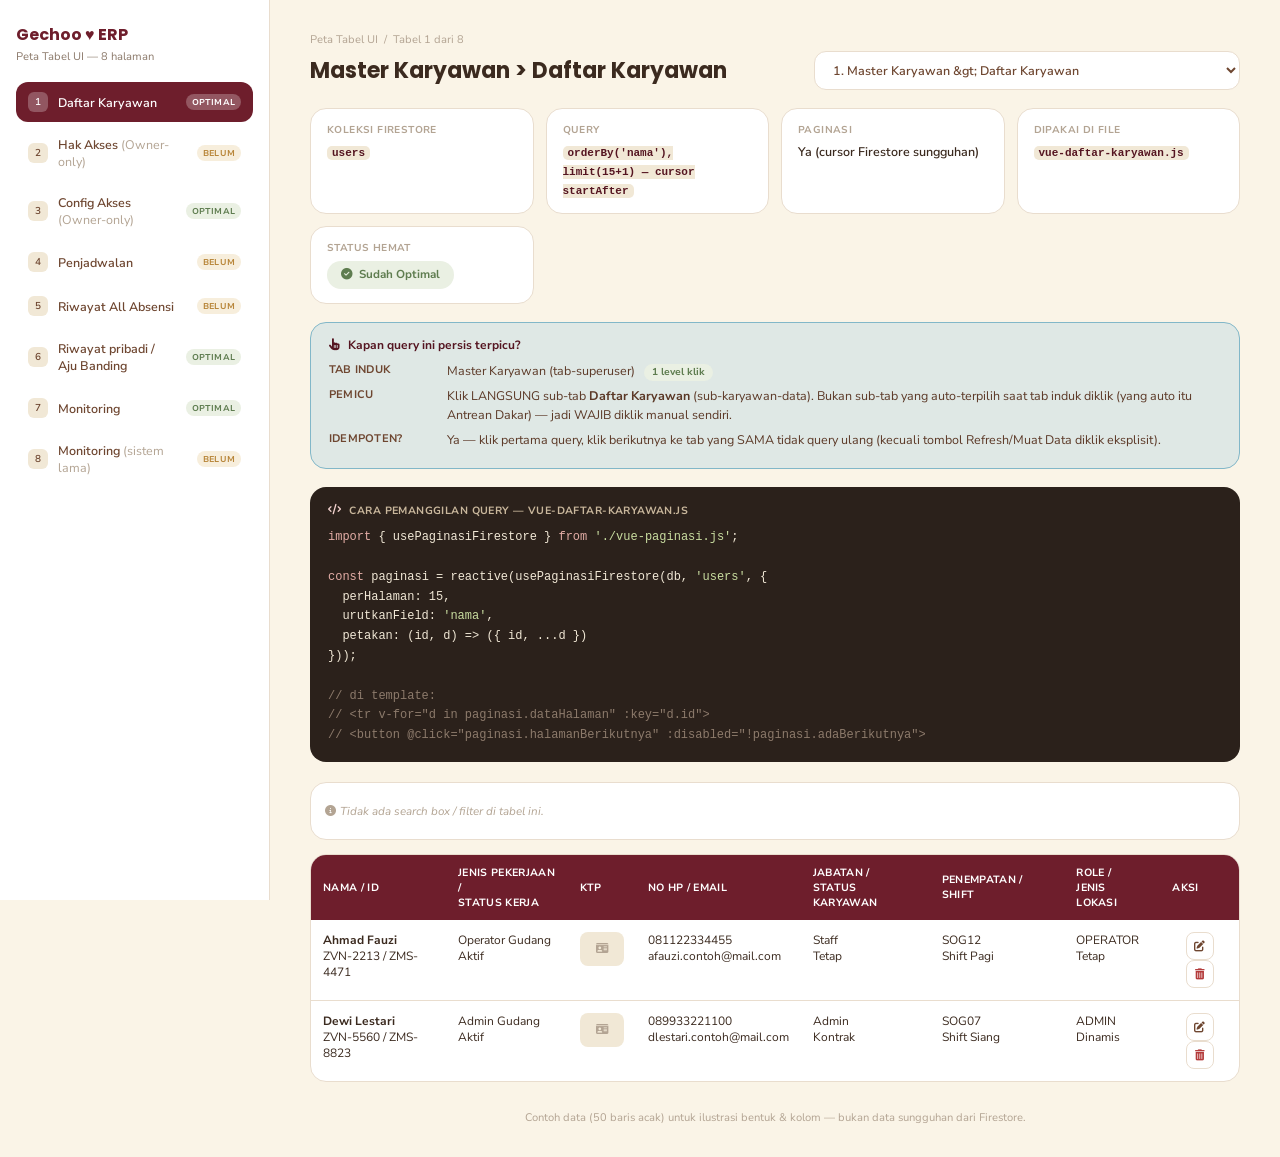
<file: prototype-peta-tabel-ui.html>
<!DOCTYPE html>
<html lang="id">
<head>
<meta charset="UTF-8">
<meta name="viewport" content="width=device-width, initial-scale=1.0">
<title>Peta Tabel UI — Zevanic/Gechoo ERP</title>
<link rel="preconnect" href="https://fonts.googleapis.com">
<link href="https://fonts.googleapis.com/css2?family=Poppins:wght@500;600;700&family=Nunito+Sans:wght@400;600;700&display=swap" rel="stylesheet">
<link rel="stylesheet" href="https://cdnjs.cloudflare.com/ajax/libs/font-awesome/6.5.1/css/all.min.css">
<style>
  :root{
    --ivory:#FAF4E7; --ivory-dim:#F1E8D6;
    --pink:#F2D2CE; --pink-deep:#E3ADA6;
    --blue:#ABD1DE; --blue-deep:#82B7C8;
    --mahogany:#5B3826; --mahogany-soft:#6E4630;
    --burgundy:#6E1E2C; --burgundy-dark:#551521; --burgundy-light:#F6E4E6;
    --ok:#5E7C4F; --ok-light:#EAF0E3;
    --warn:#B8863A; --warn-light:#F7EEDC;
    --danger:#B33A3A; --danger-light:#F8E5E2;
    --surface:#FFFFFF; --line:#E9DDCE;
    --text:#3B2A1F; --text-muted:#8C7A6B; --text-faint:#B3A493;
    --radius:16px;
  }
  *{box-sizing:border-box;}
  body{margin:0; background:var(--ivory); color:var(--text); font-family:'Nunito Sans',sans-serif; font-size:14px;}
  h1,h2,h3,.gc-heading{font-family:'Poppins',sans-serif; font-weight:700; margin:0;}
  .layout{display:flex; min-height:100vh;}

  /* ---- Sidebar nav ---- */
  .sidebar{width:270px; flex-shrink:0; background:var(--surface); border-right:1px solid var(--line); padding:22px 16px; position:sticky; top:0; height:100vh; overflow-y:auto;}
  .sidebar h1{font-size:16px; color:var(--burgundy); margin-bottom:2px;}
  .sidebar p.sub{font-size:11px; color:var(--text-muted); margin:0 0 18px;}
  .nav-item{display:flex; align-items:center; gap:10px; padding:10px 12px; border-radius:12px; cursor:pointer; margin-bottom:4px; font-size:12.5px; font-weight:600; color:var(--mahogany-soft); transition:background .15s;}
  .nav-item:hover{background:var(--ivory-dim);}
  .nav-item.active{background:var(--burgundy); color:#fff;}
  .nav-item .num{width:20px; height:20px; border-radius:6px; background:var(--ivory-dim); color:var(--mahogany-soft); font-size:10px; display:flex; align-items:center; justify-content:center; flex-shrink:0;}
  .nav-item.active .num{background:rgba(255,255,255,.25); color:#fff;}
  .badge-mini{margin-left:auto; font-size:8.5px; padding:2px 6px; border-radius:20px; font-weight:700; text-transform:uppercase; letter-spacing:.02em;}
  .badge-mini.ok{background:var(--ok-light); color:var(--ok);}
  .badge-mini.warn{background:var(--warn-light); color:var(--warn);}
  .nav-item.active .badge-mini{background:rgba(255,255,255,.25); color:#fff;}

  /* ---- Main content ---- */
  .main{flex:1; padding:32px 40px; max-width:1200px;}
  .panel{display:none;}
  .panel.active{display:block; animation:fade .25s ease;}
  @keyframes fade{from{opacity:0; transform:translateY(4px);} to{opacity:1; transform:translateY(0);}}

  .panel-header{margin-bottom:18px;}
  .crumb{font-size:11px; color:var(--text-faint); margin-bottom:4px;}
  .panel-header h2{font-size:22px; color:var(--text);}

  .info-grid{display:grid; grid-template-columns:repeat(auto-fit,minmax(200px,1fr)); gap:12px; margin:18px 0;}
  .info-card{background:var(--surface); border:1px solid var(--line); border-radius:var(--radius); padding:14px 16px;}
  .info-card .label{font-size:10px; text-transform:uppercase; letter-spacing:.04em; color:var(--text-faint); font-weight:700; margin-bottom:6px;}
  .info-card .val{font-size:12.5px; color:var(--text); line-height:1.5; font-weight:600;}
  .info-card code{font-family:'SFMono-Regular',Consolas,monospace; font-size:11px; background:var(--ivory-dim); padding:1px 5px; border-radius:5px; color:var(--burgundy-dark); word-break:break-word;}

  .status-pill{display:inline-flex; align-items:center; gap:6px; padding:5px 14px; border-radius:20px; font-size:11.5px; font-weight:700;}
  .status-pill.ok{background:var(--ok-light); color:var(--ok);}
  .status-pill.warn{background:var(--warn-light); color:var(--warn);}

  .solusi-box{background:var(--warn-light); border:1px dashed var(--warn); border-radius:12px; padding:12px 16px; margin:14px 0 10px; font-size:12.5px; color:var(--mahogany); display:flex; gap:10px; align-items:flex-start;}
  .solusi-box i{color:var(--warn); margin-top:2px;}
  .versi-btn{padding:8px 18px; border-radius:20px; border:1.5px solid var(--line); background:var(--surface); color:var(--text-muted); font-family:inherit; font-size:12px; font-weight:700; cursor:pointer; transition:.15s;}
  .versi-btn.active{background:var(--burgundy); border-color:var(--burgundy); color:#fff;}
  .versi-btn:not(.active):hover{background:var(--ivory-dim);}

  .code-box{background:#2B211B; border-radius:var(--radius); padding:16px 18px; margin:14px 0 20px; overflow-x:auto;}
  .code-box .code-label{display:flex; align-items:center; gap:8px; font-size:10.5px; text-transform:uppercase; letter-spacing:.04em; color:#C9B79C; font-weight:700; margin-bottom:10px;}
  .code-box .code-label i{color:var(--pink);}
  .code-box pre{margin:0; font-family:'SFMono-Regular',Consolas,'Liberation Mono',monospace; font-size:12px; line-height:1.65; color:#F1E8D6; white-space:pre;}
  .code-box .cm{color:#8C7A6B;} /* komentar */
  .code-box .kw{color:#E3ADA6;} /* keyword: import, const, await */
  .code-box .fn{color:#ABD1DE;} /* nama fungsi */
  .code-box .str{color:#C9DDA0;} /* string */

  .trigger-box{background:var(--blue); background:rgba(171,209,222,.35); border:1px solid var(--blue-deep); border-radius:var(--radius); padding:14px 18px; margin:0 0 18px; font-size:12.5px; color:var(--mahogany);}
  .trigger-box .t-title{display:flex; align-items:center; gap:8px; font-weight:700; font-size:12px; color:var(--burgundy-dark); margin-bottom:8px;}
  .trigger-box .t-row{display:flex; gap:8px; margin-bottom:5px; line-height:1.55;}
  .trigger-box .t-row .t-label{flex-shrink:0; width:110px; font-weight:700; color:var(--mahogany-soft); font-size:11px; text-transform:uppercase; letter-spacing:.02em;}
  .trigger-box .level-badge{display:inline-block; padding:1px 8px; border-radius:10px; font-size:10px; font-weight:700; margin-left:6px;}
  .trigger-box .level-badge.l1{background:var(--ok-light); color:var(--ok);}
  .trigger-box .level-badge.l2{background:var(--warn-light); color:var(--warn);}

  /* ---- Toolbar (search + filter mockup) ---- */
  .toolbar{display:flex; flex-wrap:wrap; gap:10px; align-items:center; margin:20px 0 14px; padding:14px; background:var(--surface); border:1px solid var(--line); border-radius:var(--radius);}
  .toolbar .search-box{position:relative; flex:1; min-width:220px;}
  .toolbar .search-box i{position:absolute; left:12px; top:10px; color:var(--text-faint); font-size:12px;}
  .toolbar input[type=text], .toolbar input[type=date], .toolbar select{
    padding:8px 12px; border:1.5px solid var(--line); border-radius:10px; background:var(--ivory); font-family:inherit; font-size:12px; color:var(--text);
  }
  .toolbar input[type=text]{padding-left:32px; width:100%;}
  .toolbar select{cursor:pointer;}
  .toolbar .none-note{font-size:11.5px; color:var(--text-faint); font-style:italic; padding:6px 0;}

  /* ---- Table (gaya gc-table asli) ---- */
  .table-wrap{background:var(--surface); border:1px solid var(--line); border-radius:var(--radius); overflow-x:auto;}
  table{width:100%; border-collapse:collapse; min-width:640px;}
  thead th{background:var(--burgundy); color:#fff; font-size:10.5px; text-transform:uppercase; letter-spacing:.03em; padding:10px 12px; text-align:left; white-space:pre-line; font-weight:700;}
  tbody td{padding:12px; border-bottom:1px solid var(--line); font-size:12px; vertical-align:top; white-space:pre-line;}
  tbody tr:last-child td{border-bottom:none;}
  tbody tr:hover{background:var(--ivory-dim);}
  .tag{display:inline-block; padding:2px 9px; border-radius:20px; font-size:9.5px; font-weight:700; text-transform:uppercase;}
  .tag.ok{background:var(--ok-light); color:var(--ok);}
  .tag.warn{background:var(--warn-light); color:var(--warn);}
  .tag.danger{background:var(--danger-light); color:var(--danger);}
  .tag.neutral{background:var(--ivory-dim); color:var(--text-muted);}
  .foto-ph{width:44px; height:34px; background:var(--ivory-dim); border-radius:8px; display:flex; align-items:center; justify-content:center; color:var(--text-faint); font-size:11px;}
  .icon-btn{width:28px; height:28px; border-radius:8px; border:1px solid var(--line); background:var(--surface); color:var(--mahogany-soft); cursor:pointer; font-size:11px;}

  footer.note{margin-top:20px; font-size:11px; color:var(--text-faint); text-align:center;}

  @media (max-width:820px){
    .layout{flex-direction:column;}
    .sidebar{width:100%; height:auto; position:relative; display:flex; overflow-x:auto; gap:4px; padding:14px;}
    .sidebar h1,.sidebar p.sub{display:none;}
    .nav-item{flex-shrink:0; margin-bottom:0;}
    .main{padding:20px;}
  }
</style>
</head>
<body>
<div class="layout">

  <nav class="sidebar" id="sidebar">
    <h1>Gechoo &hearts; ERP</h1>
    <p class="sub">Peta Tabel UI — 8 halaman</p>
    <div id="navList"></div>
  </nav>

  <main class="main" id="mainContent"></main>
</div>

<script>
// CATATAN: semua nama/email/nomor di bawah ini ACAK — cuma simulasi bentuk
// tabel, BUKAN data karyawan sungguhan.
// ---- Generator 50 baris contoh (acak, bukan data sungguhan) untuk 4 tabel
// yang punya toggle Versi Sekarang/Hemat — supaya bedanya KELIHATAN: versi
// sekarang render semua 50 sekaligus, versi hemat cuma 15/halaman (sama
// seperti perHalaman di usePaginasiFirestore).
const NAMA_DEPAN = ['Ahmad','Dewi','Budi','Siti','Rian','Fitri','Agus','Nur','Doni','Wulan','Eko','Rina','Yusuf','Lina','Teguh','Ayu','Hendra','Maya','Fajar','Indah','Bayu','Rani','Andi','Nia','Dedi','Sari','Irwan','Tuti','Hadi','Yanti'];
const NAMA_BELAKANG = ['Fauzi','Lestari','Santoso','Wijaya','Pratama','Utami','Saputra','Handayani','Kurniawan','Anggraini','Setiawan','Puspita','Hidayat','Marlina','Gunawan','Wardani','Firmansyah','Kartika','Ramadhan','Yulianti'];
function buatNama(i){ return NAMA_DEPAN[i % NAMA_DEPAN.length] + ' ' + NAMA_BELAKANG[(i * 7 + 3) % NAMA_BELAKANG.length]; }
function buatEmail(nama, i){ return nama.toLowerCase().replace(/\s+/g, '.') + i + '@contoh.com'; }
function buatHp(i){ return '08' + String(1100000000 + (i * 137) % 800000000).padStart(9,'0'); }
function pick(arr, i, geser){ return arr[(i + (geser||0)) % arr.length]; }

function genHakAkses(n){
  const jp = ['Operator Gudang','Admin Gudang','Checker','Picker','Driver Forklift','Staff Inventory'];
  const gudang = ['SOG01','SOG02','SOG03','SOG07','SOG12','SOG19','SOG20','SOG25'];
  const role = ['OPERATOR','ADMIN','Belum diatur'];
  const out = [];
  for (let i = 0; i < n; i++){
    const nama = buatNama(i);
    out.push(["☐", `<b>${nama}</b>\n${buatEmail(nama,i)}`, pick(jp,i), pick(gudang,i,2), pick(role,i,1) === 'Belum diatur' ? 'Belum diatur' : pick(role,i,1), "DROPDOWN"]);
  }
  return out;
}
function genPenjadwalan(n){
  const jp = ['Operator Gudang','Admin Gudang','Checker','Picker','Driver Forklift'];
  const lokasi = ['Tetap','Dinamis','Campuran'];
  const gudang = ['SOG01','SOG02','SOG03','SOG07','SOG12','SOG19'];
  const shift = ['Shift Pagi','Shift Siang','Shift Malam'];
  const libur = ['Minggu','Sabtu','-'];
  const out = [];
  for (let i = 0; i < n; i++){
    const nama = buatNama(i);
    const lok = pick(lokasi,i,1);
    const lokTag = lok === 'Tetap' ? "<span class='tag neutral'>Tetap</span>" : lok === 'Dinamis' ? "<span class='tag' style='background:var(--blue);color:#1F5060;'>Dinamis</span>" : "<span class='tag warn'>Campuran</span>";
    const sudah = i % 3 !== 0;
    out.push(["☐", `<b>${nama}</b>\n${buatEmail(nama,i)}`, pick(jp,i), lokTag, pick(gudang,i,3), sudah ? pick(shift,i) : '-', sudah ? pick(libur,i) : '-', sudah ? "<span class='tag ok'>Sudah</span>" : "<span class='tag danger'>Belum</span>"]);
  }
  return out;
}
function genRiwayatAbsensi(n){
  const persetujuan = [['ACC','ok'],['PENDING','warn'],['DITOLAK','danger']];
  const tipe = ['HADIR (CLOCK IN)','IZIN','CUTI','LEMBUR (CLOCK IN)'];
  const shift = ['Shift Pagi','Shift Siang','Shift Malam'];
  const gudang = ['SOG01','SOG07','SOG12','SOG19'];
  const kehadiran = ['Tepat Waktu','Terlambat'];
  const seragam = ['Lengkap','Tidak lengkap'];
  const out = [];
  for (let i = 0; i < n; i++){
    const nama = buatNama(i);
    const [pTeks,pKelas] = pick(persetujuan,i);
    const tgl = 1 + (i % 28);
    out.push([
      `<span class='tag ${pKelas}'>${pTeks}</span>\n${pick(tipe,i,1)}`,
      `${pick(shift,i)}\n${pick(gudang,i,2)}`,
      `${String(tgl).padStart(2,'0')}/08/2026\n${String(7+(i%3)).padStart(2,'0')}:0${i%6}:1${i%9}`,
      'FOTO',
      `<b>${nama}</b>\n${buatHp(i)}`,
      `${pick(kehadiran,i)}\n${pick(seragam,i,1)}`,
      i % 5 === 0 ? 'Ada keperluan keluarga' : '-',
      '-', i % 4 === 0 ? 'admin.contoh@mail.com' : '-', 'AKSI'
    ]);
  }
  return out;
}
function genWaLog(n){
  const jenis = ['OTP Login','Notifikasi','Reminder Shift'];
  const status = [['Terkirim','ok'],['Gagal','danger'],['Diproses...','warn']];
  const ket = ['-','-','-','Nomor tidak valid','Timeout gateway'];
  const out = [];
  for (let i = 0; i < n; i++){
    const tgl = 1 + (i % 28);
    const [sTeks,sKelas] = pick(status,i,2);
    out.push([`${String(tgl).padStart(2,'0')}/08/2026 ${String(7+(i%12)).padStart(2,'0')}:${String((i*7)%60).padStart(2,'0')}`, pick(jenis,i), '628' + String(110000000 + i*91 % 89999999), `<span class='tag ${sKelas}'>${sTeks}</span>`, sKelas === 'danger' ? pick(ket,i,3) : '-']);
  }
  return out;
}

const TABEL = [
  {
    id: "daftar-karyawan",
    halaman: "Master Karyawan &gt; Daftar Karyawan",
    koleksi: "users",
    query: "orderBy('nama'), limit(15+1) — cursor startAfter",
    paginasi: "Ya (cursor Firestore sungguhan)",
    polaAkses: "Paginasi Firestore sungguhan",
    queryHemat: null, paginasiHemat: null, polaAksesHemat: null,
    file: "vue-daftar-karyawan.js",
    pemicu: { induk: "Master Karyawan (tab-superuser)", level: 1, teks: "Klik LANGSUNG sub-tab <b>Daftar Karyawan</b> (sub-karyawan-data). Bukan sub-tab yang auto-terpilih saat tab induk diklik (yang auto itu Antrean Dakar) — jadi WAJIB diklik manual sendiri." },
    kode: "import { usePaginasiFirestore } from './vue-paginasi.js';\n\nconst paginasi = reactive(usePaginasiFirestore(db, 'users', {\n  perHalaman: 15,\n  urutkanField: 'nama',\n  petakan: (id, d) => ({ id, ...d })\n}));\n\n// di template:\n// <tr v-for=\"d in paginasi.dataHalaman\" :key=\"d.id\">\n// <button @click=\"paginasi.halamanBerikutnya\" :disabled=\"!paginasi.adaBerikutnya\">",
    kodeHemat: null,
    statusHemat: "ok",
    solusi: null,
    search: null,
    filter: null,
    headers: ["Nama / ID", "Jenis Pekerjaan /\nStatus Kerja", "KTP", "No HP / Email", "Jabatan /\nStatus Karyawan", "Penempatan / Shift", "Role /\nJenis Lokasi", "Aksi"],
    rows: [
      ["<b>Ahmad Fauzi</b>\nZVN-2213 / ZMS-4471", "Operator Gudang\nAktif", "FOTO", "081122334455\nafauzi.contoh@mail.com", "Staff\nTetap", "SOG12\nShift Pagi", "OPERATOR\nTetap", "AKSI"],
      ["<b>Dewi Lestari</b>\nZVN-5560 / ZMS-8823", "Admin Gudang\nAktif", "FOTO", "089933221100\ndlestari.contoh@mail.com", "Admin\nKontrak", "SOG07\nShift Siang", "ADMIN\nDinamis", "AKSI"]
    ]
  },
  {
    id: "hak-akses",
    halaman: "Master Karyawan &gt; Hak Akses <span style='font-weight:400;color:var(--text-faint)'>(Owner-only)</span>",
    koleksi: "users, master_gudang, akses_config",
    query: "getDocs(collection(db,'users')) — fetch semua",
    paginasi: "Tidak (potong array di JS, bukan cursor)",
    polaAkses: "Fetch semua + potong JS",
    queryHemat: "orderBy('nama'), limit(15+1) — cursor startAfter (usePaginasiFirestore)",
    paginasiHemat: "Ya (cursor Firestore sungguhan)",
    polaAksesHemat: "Paginasi Firestore sungguhan — pola sama seperti Daftar Karyawan",
    file: "vue-hak-akses.js",
    pemicu: { induk: "Master Karyawan (tab-superuser)", level: 1, teks: "Klik LANGSUNG sub-tab <b>Hak Akses</b> (sub-karyawan-hakakses) — tidak ikut auto-trigger dari klik tab induk (yang auto cuma Antrean Dakar), harus diklik manual." },
    kode: "const qKaryawan = await getDocs(collection(db, \"users\"));\nconst semuaData = [];\nqKaryawan.forEach(doc => semuaData.push({ id: doc.id, ...doc.data() }));\n\n// dipotong MANUAL di JS, BUKAN cursor Firestore:\nconst potonganHalamanIni = computed(() =>\n  semuaData.slice((halaman.value - 1) * 15, halaman.value * 15)\n);",
    kodeHemat: "import { usePaginasiFirestore } from './vue-paginasi.js';\n\nconst paginasi = reactive(usePaginasiFirestore(db, 'users', {\n  perHalaman: 15,\n  urutkanField: 'nama',\n  cariField: 'nama', // biar search box tetap jalan lewat query\n  petakan: (id, d) => ({ id, ...d })\n}));",
    statusHemat: "warn",
    solusi: "Pindah ke usePaginasiFirestore — pola sama seperti Daftar Karyawan.",
    search: "Cari nama karyawan...",
    filter: ["Gudang"],
    headers: ["☐", "Karyawan", "Jenis Pekerjaan", "Gudang", "Role saat ini", "Ubah Role"],
    rows: genHakAkses(50)
  },
  {
    id: "config-akses",
    halaman: "Master Karyawan &gt; Config Akses <span style='font-weight:400;color:var(--text-faint)'>(Owner-only)</span>",
    koleksi: "akses_config",
    query: "getDocs(collection(db,'akses_config')) — fetch semua",
    paginasi: "Tidak",
    polaAkses: "Fetch semua (koleksi kecil)",
    queryHemat: null, paginasiHemat: null, polaAksesHemat: null,
    file: "vue-config-akses.js",
    pemicu: { induk: "Master Karyawan (tab-superuser)", level: 1, teks: "Klik LANGSUNG sub-tab <b>Config Akses</b> (sub-karyawan-akses) — tidak auto-trigger dari tab induk." },
    kode: "const snap = await getDocs(collection(db, \"akses_config\"));\nconst daftarProfil = [];\nsnap.forEach(doc => daftarProfil.push({ id: doc.id, ...doc.data() }));\n// aman fetch semua — jumlah profil akses selalu kecil",
    kodeHemat: null,
    statusHemat: "ok",
    solusi: null,
    search: null,
    filter: ["Kategori menu (navigasi, bukan filter)"],
    headers: ["Nama menu", "View", "Add", "Edit", "Delete", "Print"],
    rows: [
      ["Daftar Karyawan", "☑", "☐", "☑", "☐", "☑"],
      ["Antrean Dakar", "☑", "☑", "☐", "☑", "☐"]
    ]
  },
  {
    id: "penjadwalan",
    halaman: "Master Absensi &gt; Penjadwalan",
    koleksi: "users, master_gudang, master_shift",
    query: "getDocs(collection(db,'users')) — fetch semua",
    paginasi: "Tidak (potong array di JS)",
    polaAkses: "Fetch semua + potong JS",
    queryHemat: "orderBy('nama'), limit(15+1) — cursor startAfter (usePaginasiFirestore)",
    paginasiHemat: "Ya (cursor Firestore sungguhan)",
    polaAksesHemat: "Paginasi Firestore sungguhan — pola sama seperti Daftar Karyawan",
    file: "vue-penjadwalan.js",
    pemicu: { induk: "Master Absensi (tab-admin-acc)", level: 1, teks: "Klik LANGSUNG sub-tab <b>Penjadwalan</b> (sub-absensi-jadwal). Bukan yang auto-terpilih dari tab induk (yang auto itu Antrean Absensi) — WAJIB diklik manual." },
    kode: "const qKaryawan = await getDocs(collection(db, \"users\"));\nconst semuaData = [];\nqKaryawan.forEach(doc => semuaData.push({ id: doc.id, ...doc.data() }));\nconst potonganHalamanIni = computed(() =>\n  semuaData.slice((halaman.value - 1) * 15, halaman.value * 15)\n);",
    kodeHemat: "import { usePaginasiFirestore } from './vue-paginasi.js';\n\nconst paginasi = reactive(usePaginasiFirestore(db, 'users', {\n  perHalaman: 15,\n  urutkanField: 'nama',\n  petakan: (id, d) => ({ id, ...d })\n}));",
    statusHemat: "warn",
    solusi: "Pindah ke usePaginasiFirestore — pola sama seperti Daftar Karyawan.",
    search: "Cari nama karyawan...",
    filter: ["Gudang", "Shift"],
    headers: ["☐", "Karyawan", "Jenis Pekerjaan", "Jenis Lokasi", "Gudang", "Shift", "Hari Libur", "Status"],
    rows: genPenjadwalan(50)
  },
  {
    id: "riwayat-all-absensi",
    halaman: "Master Absensi &gt; Riwayat All Absensi",
    koleksi: "users, absensi",
    query: "getDocs(collection(db,'absensi')) — fetch SEMUA dokumen",
    paginasi: "Tidak",
    polaAkses: "Fetch semua koleksi absensi",
    queryHemat: "where('waktu_ts','&gt;=',mulai), where('waktu_ts','&lt;=',selesai), orderBy('waktu_ts') + limit",
    paginasiHemat: "Ya (cursor + filter rentang tanggal di server)",
    polaAksesHemat: "Query rentang tanggal pakai waktu_ts (Timestamp asli, sudah tersedia)",
    file: "vue-riwayat-absensi.js",
    pemicu: { induk: "Master Absensi (tab-admin-acc)", level: 1, teks: "Klik LANGSUNG sub-tab <b>Riwayat All Absensi</b> (sub-absensi-rekap) — tidak auto-trigger dari tab induk." },
    kode: "const snap = await getDocs(collection(db, \"absensi\"));\nconst semuaData = [];\nsnap.forEach(doc => semuaData.push({ id: doc.id, ...doc.data() }));\n// filter tanggal/gudang/shift dilakukan di JS SETELAH semua ditarik",
    kodeHemat: "import { where, orderBy, limit, Timestamp } from \"firebase/firestore\";\n\nconst q = query(\n  collection(db, \"absensi\"),\n  where(\"waktu_ts\", \">=\", Timestamp.fromDate(tglMulai)),\n  where(\"waktu_ts\", \"<=\", Timestamp.fromDate(tglSelesai)),\n  orderBy(\"waktu_ts\", \"desc\"),\n  limit(15)\n);\nconst snap = await getDocs(q);",
    statusHemat: "warn",
    solusi: "Query pakai field waktu_ts (Timestamp asli, sudah tersedia sejak 18 Agt) + filter rentang tanggal + paginasi.",
    search: null,
    filter: null,
    headers: ["Persetujuan /\nTipe Absen", "Shift / Gudang", "Tanggal / Waktu", "Foto", "Nama / No HP", "Status Kehadiran /\nSeragam", "Sanggahan\nKaryawan", "Aju Banding", "Pemeriksa", "Aksi"],
    rows: genRiwayatAbsensi(50)
  },
  {
    id: "aju-banding",
    halaman: "Account Profile &gt; Absensi &gt; Riwayat pribadi / Aju Banding",
    koleksi: "absensi (where email==)",
    query: "query(collection(db,'absensi'), where('email','==',...))",
    paginasi: "Tidak (tapi sudah dipersempit ke 1 karyawan)",
    polaAkses: "Query where(email==) — sudah hemat",
    queryHemat: null, paginasiHemat: null, polaAksesHemat: null,
    file: "vue-account-profile.js",
    pemicu: { induk: "Profile (tab-profil)", level: 2, teks: "Account Profile ITU SENDIRI mount otomatis dari awal (bukan lazy) — beda dari 5 tabel Master di atas. Tapi query <code>absensi</code> ini spesifik BARU jalan saat klik inner-tab <b>Absensi</b> di dalam Profile (idempoten juga: <code>listRiwayat.value.length === 0</code>)." },
    kode: "import { query, where } from \"firebase/firestore\";\n\nconst q = query(\n  collection(db, \"absensi\"),\n  where(\"email\", \"==\", window.currentUser.email)\n);\nconst snap = await getDocs(q);",
    kodeHemat: null,
    statusHemat: "ok",
    solusi: null,
    search: null,
    filter: ["Gudang", "Shift", "Tanggal Mulai", "Tanggal Selesai"],
    headers: ["Persetujuan /\nTipe Absen", "Shift / Gudang", "Tanggal / Waktu", "Foto", "Nama / No HP", "Status Kehadiran /\nSeragam", "Sanggahan\nKaryawan", "Status Aju\nBanding", "Aksi Aju\nBanding"],
    rows: [
      ["<span class='tag ok'>ACC</span>\nHADIR (CLOCK IN)", "Shift Pagi\nSOG12", "12/08/2026\n08:04:22", "FOTO", "<b>Ahmad Fauzi</b>\n081122334455", "Tepat Waktu\nLengkap", "-", "-", "-"],
      ["<span class='tag danger'>DITOLAK</span>\nHADIR (CLOCK IN)", "Shift Pagi\nSOG12", "11/08/2026\n09:20:10", "FOTO", "<b>Ahmad Fauzi</b>\n081122334455", "Terlambat\nTidak lengkap", "-", "Belum diajukan", "AJUKAN"]
    ]
  },
  {
    id: "mail-log",
    halaman: "WhatsApp/Mail Gateway &gt; Monitoring",
    koleksi: "mail",
    query: "query(collection(db,'mail'), orderBy('dikirim_pada','desc'), limit(50))",
    paginasi: "Tidak (dibatasi limit 50, bukan cursor)",
    polaAkses: "Query orderBy + limit",
    queryHemat: null, paginasiHemat: null, polaAksesHemat: null,
    file: "vue-mail-gateway.js",
    pemicu: { induk: "Mail Gateway (tab-mail-gateway)", level: 2, teks: "Klik tab induk cuma me-mount halamannya, default buka inner-tab <b>Config & Tes OTP</b> (BUKAN Monitoring). Query <code>mail</code> ini baru jalan saat klik inner-tab <b>Monitoring</b> secara terpisah." },
    kode: "import { query, orderBy, limit } from \"firebase/firestore\";\n\nconst q = query(\n  collection(db, \"mail\"),\n  orderBy(\"dikirim_pada\", \"desc\"),\n  limit(50)\n);\nconst snap = await getDocs(q);",
    kodeHemat: null,
    statusHemat: "ok",
    solusi: null,
    search: null,
    filter: null,
    headers: ["Tujuan", "Subjek", "Status Kirim", "Keterangan"],
    rows: [
      ["afauzi.contoh@mail.com", "Akun Zevanic ERP Anda Sudah Aktif", "<span class='tag ok'>Terkirim</span>", "-"],
      ["dlestari.contoh@mail.com", "Kode Verifikasi Pendaftaran - Zevanic ERP", "<span class='tag warn'>Diproses...</span>", "-"]
    ]
  },
  {
    id: "wa-log",
    halaman: "WhatsApp Gateway &gt; Monitoring <span style='font-weight:400;color:var(--text-faint)'>(sistem lama)</span>",
    koleksi: "wa_log",
    query: "getDocs(collection(db,'wa_log')) — fetch semua",
    paginasi: "Tidak",
    polaAkses: "Fetch semua",
    queryHemat: "query(collection(db,'wa_log'), orderBy('waktu','desc'), limit(50))",
    paginasiHemat: "Tidak (dibatasi limit 50 — sama pola koleksi 'mail')",
    polaAksesHemat: "Query orderBy + limit — pola sama seperti Monitoring Mail Gateway",
    file: "vue-whatsapp-gateway.js",
    pemicu: { induk: "WhatsApp Gateway (tab-whatsapp)", level: 2, teks: "Sama pola seperti Mail Gateway: klik tab induk cuma mount halaman (default buka Config API), query <code>wa_log</code> baru jalan saat klik inner-tab <b>Monitoring</b> terpisah." },
    kode: "const snap = await getDocs(collection(db, \"wa_log\"));\nconst daftarLog = [];\nsnap.forEach(doc => daftarLog.push({ id: doc.id, ...doc.data() }));",
    kodeHemat: "import { query, orderBy, limit } from \"firebase/firestore\";\n\nconst q = query(\n  collection(db, \"wa_log\"),\n  orderBy(\"waktu\", \"desc\"),\n  limit(50)\n);\nconst snap = await getDocs(q);\n// pola sama persis seperti koleksi 'mail'",
    statusHemat: "warn",
    solusi: "Pindah ke pola orderBy + limit seperti koleksi 'mail'.",
    search: null,
    filter: null,
    headers: ["Waktu", "Jenis", "Nomor Tujuan", "Status", "Keterangan"],
    rows: genWaLog(50)
  }
];

const navList = document.getElementById('navList');
const mainContent = document.getElementById('mainContent');

function highlightKode(kode){
  return kode.split('\n').map(line => {
    let esc = line.replace(/&/g,'&amp;').replace(/</g,'&lt;').replace(/>/g,'&gt;');
    let komentar = '';
    const cm = esc.match(/(\/\/.*)$/);
    if (cm) { komentar = `<span class="cm">${cm[1]}</span>`; esc = esc.slice(0, cm.index); }
    esc = esc.replace(/(['"])((?:(?!\1).)*)\1/g, (m, q, inner) => `<span class="str">${q}${inner}${q}</span>`);
    esc = esc.replace(/\b(import|const|await|from|function|return|async|new)\b/g, `<span class="kw">$1</span>`);
    return esc + komentar;
  }).join('\n');
}

TABEL.forEach((t, i) => {
  const nav = document.createElement('div');
  nav.className = 'nav-item' + (i === 0 ? ' active' : '');
  nav.dataset.target = t.id;
  nav.innerHTML = `<span class="num">${i+1}</span><span style="flex:1;">${t.halaman.split('&gt;').pop().trim()}</span><span class="badge-mini ${t.statusHemat}">${t.statusHemat === 'ok' ? 'Optimal' : 'Belum'}</span>`;
  nav.addEventListener('click', () => showPanel(t.id));
  navList.appendChild(nav);

  const panel = document.createElement('section');
  panel.className = 'panel' + (i === 0 ? ' active' : '');
  panel.id = 'panel-' + t.id;

  const headerHtml = t.headers.map(h => `<th>${h}</th>`).join('');

  let toolbarHtml = '';
  if (t.search || t.filter) {
    toolbarHtml = `<div class="toolbar">`;
    if (t.search) toolbarHtml += `<div class="search-box"><i class="fas fa-search"></i><input type="text" placeholder="${t.search}" disabled></div>`;
    if (t.filter) t.filter.forEach(f => {
      if (f.toLowerCase().includes('tanggal')) toolbarHtml += `<input type="date" disabled title="${f}">`;
      else toolbarHtml += `<select disabled><option>${f}: Semua</option></select>`;
    });
    toolbarHtml += `</div>`;
  } else {
    toolbarHtml = `<div class="toolbar"><span class="none-note"><i class="fas fa-circle-info"></i> Tidak ada search box / filter di tabel ini.</span></div>`;
  }

  panel.innerHTML = `
    <div class="panel-header">
      <div class="crumb">Peta Tabel UI &nbsp;/&nbsp; Tabel ${i+1} dari ${TABEL.length}</div>
      <div style="display:flex; align-items:center; justify-content:space-between; gap:16px; flex-wrap:wrap;">
        <h2>${t.halaman}</h2>
        <select class="jump-dropdown" id="jump-${t.id}" style="padding:9px 14px; border:1.5px solid var(--line); border-radius:12px; background:var(--surface); font-family:inherit; font-size:12.5px; font-weight:600; color:var(--mahogany-soft); cursor:pointer;"></select>
      </div>
    </div>

    <div class="info-grid">
      <div class="info-card"><div class="label">Koleksi Firestore</div><div class="val"><code>${t.koleksi}</code></div></div>
      <div class="info-card"><div class="label">Query</div><div class="val" id="val-query-${t.id}"><code>${t.query}</code></div></div>
      <div class="info-card"><div class="label">Paginasi</div><div class="val" id="val-paginasi-${t.id}">${t.paginasi}</div></div>
      <div class="info-card"><div class="label">Dipakai di File</div><div class="val"><code>${t.file}</code></div></div>
      <div class="info-card"><div class="label">Status Hemat</div><div class="val" id="val-status-${t.id}"><span class="status-pill ${t.statusHemat}"><i class="fas ${t.statusHemat === 'ok' ? 'fa-check-circle' : 'fa-triangle-exclamation'}"></i> ${t.statusHemat === 'ok' ? 'Sudah Optimal' : 'Belum Dioptimasi'}</span></div></div>
    </div>

    ${t.solusi ? `
    <div class="solusi-box" id="solusi-${t.id}"><i class="fas fa-lightbulb"></i><div><b>Solusi hemat:</b> ${t.solusi}</div></div>
    <div class="versi-toggle" style="display:flex; gap:8px; margin:0 0 14px;">
      <button class="versi-btn active" id="btn-sekarang-${t.id}" onclick="toggleVersi('${t.id}','sekarang')">Versi Sekarang</button>
      <button class="versi-btn" id="btn-hemat-${t.id}" onclick="toggleVersi('${t.id}','hemat')">Versi Hemat</button>
    </div>` : ''}

    <div class="trigger-box">
      <div class="t-title"><i class="fas fa-hand-pointer"></i> Kapan query ini persis terpicu?</div>
      <div class="t-row"><span class="t-label">Tab induk</span><span>${t.pemicu.induk} <span class="level-badge ${t.pemicu.level === 1 ? 'l1' : 'l2'}">${t.pemicu.level === 1 ? '1 level klik' : '2 level klik'}</span></span></div>
      <div class="t-row"><span class="t-label">Pemicu</span><span>${t.pemicu.teks}</span></div>
      <div class="t-row"><span class="t-label">Idempoten?</span><span>Ya — klik pertama query, klik berikutnya ke tab yang SAMA tidak query ulang (kecuali tombol Refresh/Muat Data diklik eksplisit).</span></div>
    </div>

    <div class="code-box">
      <div class="code-label"><i class="fas fa-code"></i> Cara pemanggilan query — ${t.file}</div>
      <pre id="kode-${t.id}">${highlightKode(t.kode)}</pre>
    </div>

    ${toolbarHtml}

    <div class="table-wrap">
      <table>
        <thead><tr>${headerHtml}</tr></thead>
        <tbody id="tbody-${t.id}"></tbody>
      </table>
    </div>
    <div id="pagenote-${t.id}" style="font-size:11px; color:var(--text-faint); margin-top:8px;"></div>
    <div id="pagination-${t.id}" style="display:flex; justify-content:center; align-items:center; gap:10px; margin-top:6px;"></div>
    <footer class="note">Contoh data (50 baris acak) untuk ilustrasi bentuk & kolom — bukan data sungguhan dari Firestore.</footer>
  `;
  mainContent.appendChild(panel);
});

function showPanel(id) {
  document.querySelectorAll('.panel').forEach(p => p.classList.toggle('active', p.id === 'panel-' + id));
  document.querySelectorAll('.nav-item').forEach(n => n.classList.toggle('active', n.dataset.target === id));
}

function selHtml(c){
  if (c === 'FOTO') return `<td><div class="foto-ph"><i class="fas fa-id-card"></i></div></td>`;
  if (c === 'AKSI') return `<td style="text-align:center;"><button class="icon-btn"><i class="fas fa-edit"></i></button> <button class="icon-btn" style="color:var(--danger);"><i class="fas fa-trash-alt"></i></button></td>`;
  if (c === 'AJUKAN') return `<td><button class="icon-btn" style="width:auto;padding:0 10px;">Ajukan Banding</button></td>`;
  if (c === 'DROPDOWN') return `<td><select style="width:100%;padding:6px 8px;border:1.5px solid var(--line);border-radius:8px;font-size:11px;"><option>(Belum diatur)</option></select></td>`;
  return `<td>${c}</td>`;
}

const PER_HALAMAN = 15; // sama seperti perHalaman di usePaginasiFirestore
const halamanState = {}; // { tableId: nomorHalamanAktif }
const versiState = {}; // { tableId: 'sekarang' | 'hemat' }

function renderIsiTabel(id) {
  const t = TABEL.find(x => x.id === id);
  const tbody = document.getElementById('tbody-' + id);
  const pagWrap = document.getElementById('pagination-' + id);
  const noteWrap = document.getElementById('pagenote-' + id);
  if (!tbody) return;

  const versi = versiState[id] || 'sekarang';

  if (versi === 'hemat' && t.queryHemat) {
    // VERSI HEMAT: cuma render 15 baris (1 "halaman"), tombol next/prev
    // menirukan startAfter cursor Firestore — TIDAK render 50 baris sekaligus.
    const halaman = halamanState[id] || 1;
    const totalHalaman = Math.ceil(t.rows.length / PER_HALAMAN);
    const mulai = (halaman - 1) * PER_HALAMAN;
    const slice = t.rows.slice(mulai, mulai + PER_HALAMAN);
    tbody.innerHTML = slice.map(r => `<tr>${r.map(selHtml).join('')}</tr>`).join('');
    noteWrap.innerHTML = `<i class="fas fa-bolt" style="color:var(--ok);"></i> Cuma ${slice.length} baris ditarik dari server (bukan ${t.rows.length}) — halaman ${halaman} dari ${totalHalaman}.`;
    pagWrap.innerHTML = `
      <button class="icon-btn" ${halaman <= 1 ? 'disabled' : ''} onclick="gantiHalaman('${id}',-1)"><i class="fas fa-chevron-left"></i></button>
      <span style="font-size:12px; color:var(--text-muted);">Halaman ${halaman} / ${totalHalaman}</span>
      <button class="icon-btn" ${halaman >= totalHalaman ? 'disabled' : ''} onclick="gantiHalaman('${id}',1)"><i class="fas fa-chevron-right"></i></button>
    `;
  } else {
    // VERSI SEKARANG: render SEMUA baris sekaligus (menirukan getDocs(collection)
    // fetch-semua yang dipakai kode saat ini) — tidak ada paginasi.
    tbody.innerHTML = t.rows.map(r => `<tr>${r.map(selHtml).join('')}</tr>`).join('');
    noteWrap.innerHTML = t.rows.length > 2
      ? `<i class="fas fa-triangle-exclamation" style="color:var(--warn);"></i> Semua ${t.rows.length} baris ditarik & dirender sekaligus (fetch semua koleksi).`
      : '';
    pagWrap.innerHTML = '';
  }
}

function gantiHalaman(id, delta) {
  const t = TABEL.find(x => x.id === id);
  const totalHalaman = Math.ceil(t.rows.length / PER_HALAMAN);
  const halamanBaru = Math.min(totalHalaman, Math.max(1, (halamanState[id] || 1) + delta));
  halamanState[id] = halamanBaru;
  renderIsiTabel(id);
}

// Render awal semua tabel (default: versi sekarang)
TABEL.forEach(t => { versiState[t.id] = 'sekarang'; halamanState[t.id] = 1; renderIsiTabel(t.id); });

// Isi opsi dropdown navigasi cepat di tiap panel (pelengkap sidebar, khusus mobile lebih ringkas)
document.querySelectorAll('.jump-dropdown').forEach(sel => {
  TABEL.forEach((t, i) => {
    const opt = document.createElement('option');
    opt.value = t.id;
    opt.textContent = (i + 1) + '. ' + t.halaman.replace(/<[^>]+>/g, '').split('>').pop().trim();
    sel.appendChild(opt);
  });
  sel.value = sel.id.replace('jump-', '');
  sel.addEventListener('change', () => showPanel(sel.value));
});

// Toggle "Versi Sekarang" / "Versi Hemat" — tukar isi kartu Query/Paginasi/Status
// SEKALIGUS cara tabel di-render (fetch semua vs 15/halaman).
function toggleVersi(id, versi) {
  const t = TABEL.find(x => x.id === id);
  const elQuery = document.getElementById('val-query-' + id);
  const elPaginasi = document.getElementById('val-paginasi-' + id);
  const elStatus = document.getElementById('val-status-' + id);
  const elSolusi = document.getElementById('solusi-' + id);
  const btnSekarang = document.getElementById('btn-sekarang-' + id);
  const btnHemat = document.getElementById('btn-hemat-' + id);
  const elKode = document.getElementById('kode-' + id);

  versiState[id] = versi;
  halamanState[id] = 1; // reset ke halaman 1 tiap ganti versi

  if (versi === 'hemat') {
    elQuery.innerHTML = `<code>${t.queryHemat}</code>`;
    elPaginasi.textContent = t.paginasiHemat;
    elStatus.innerHTML = `<span class="status-pill ok"><i class="fas fa-check-circle"></i> Setelah Optimasi</span>`;
    if (elSolusi) elSolusi.style.display = 'none';
    elKode.innerHTML = highlightKode(t.kodeHemat);
    btnHemat.classList.add('active');
    btnSekarang.classList.remove('active');
  } else {
    elQuery.innerHTML = `<code>${t.query}</code>`;
    elPaginasi.textContent = t.paginasi;
    elStatus.innerHTML = `<span class="status-pill warn"><i class="fas fa-triangle-exclamation"></i> Belum Dioptimasi</span>`;
    if (elSolusi) elSolusi.style.display = 'flex';
    elKode.innerHTML = highlightKode(t.kode);
    btnSekarang.classList.add('active');
    btnHemat.classList.remove('active');
  }
  renderIsiTabel(id);
}
</script>
</body>
</html>
</file>
